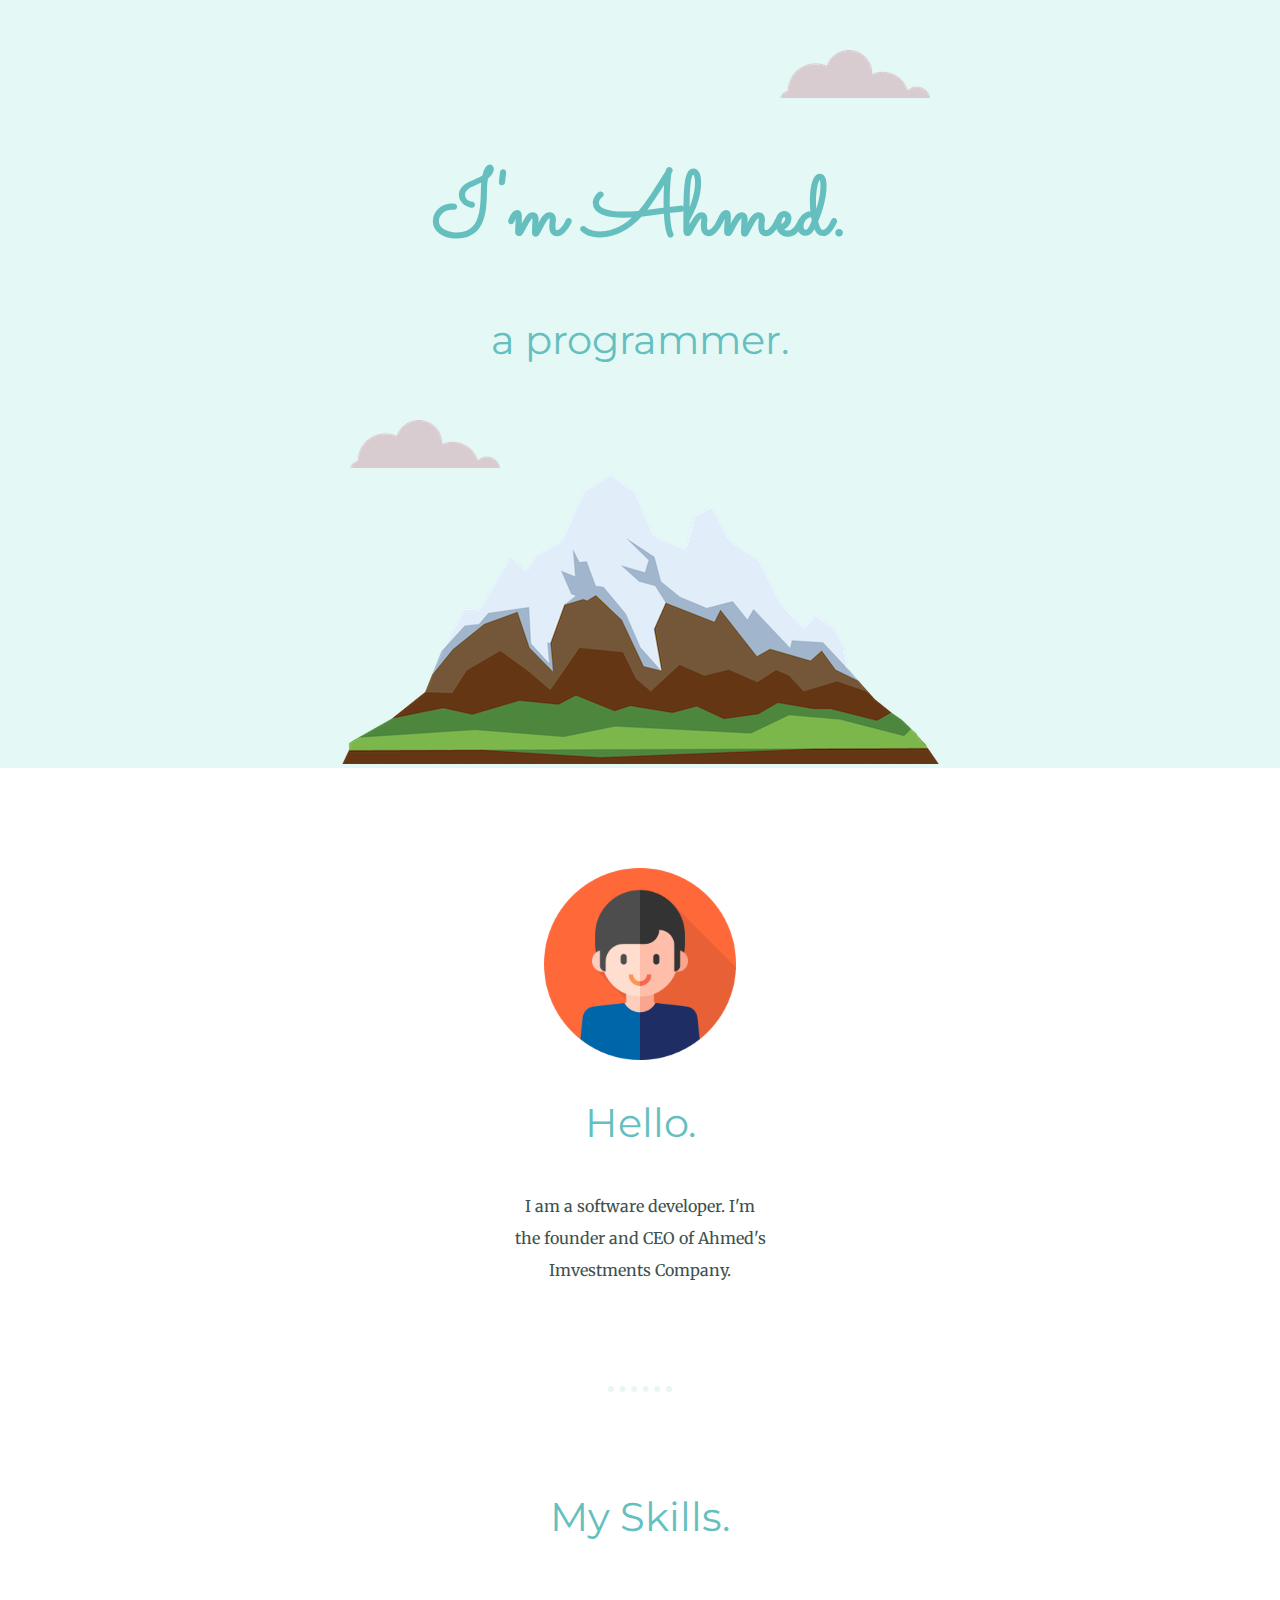
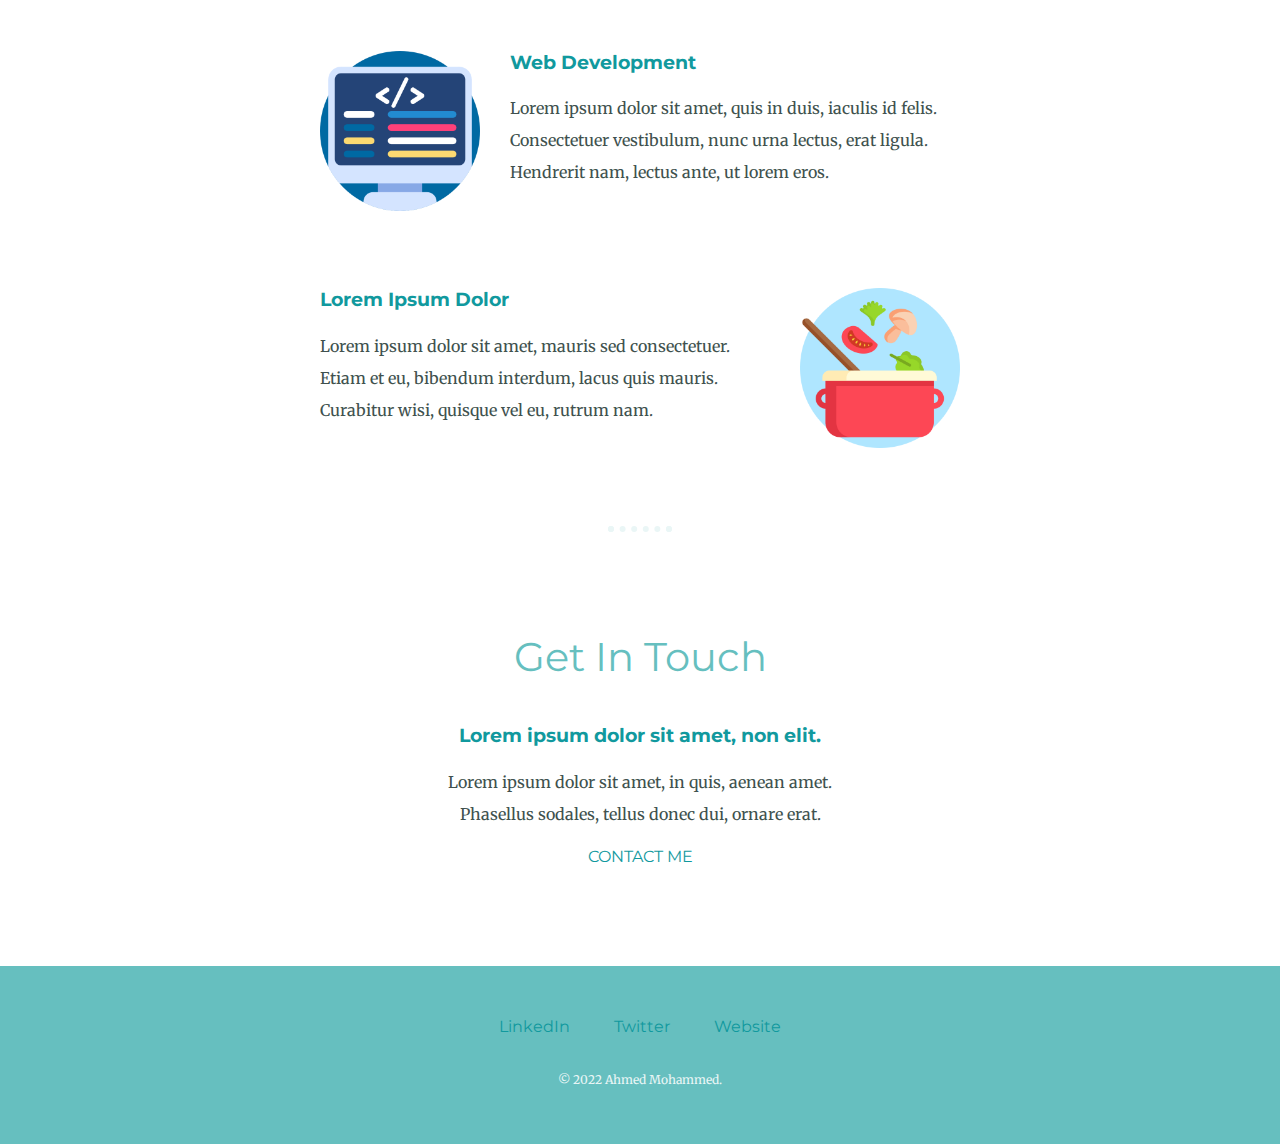
<file: index.html>
<!DOCTYPE html>
<html>
<head>
    <meta charset="UTF-8">
    <title>Ahmed Site</title>
    <link rel="stylesheet" href="css/styles.css">
    <link rel="icon" href="favicon.ico">
    <link rel="preconnect" href="https://fonts.googleapis.com">
    <link rel="preconnect" href="https://fonts.gstatic.com" crossorigin>
    <link href="https://fonts.googleapis.com/css2?family=Merriweather&family=Montserrat&family=Sacramento&display=swap" rel="stylesheet">
</head>
<body>
    <div class="top-container">
        <img class="top-cloud" src="images/cloud.png" alt="cloud-img">
        <h1>I'm Ahmed.</h1>
        <h2>a programmer.</h2>
        <img class="bottom-cloud" src="images/cloud.png" alt="cloud-img">
        <img src="images/mountain.png" alt="mountain-img">
    </div>
        
    <div class="middle-container">
        <div class="profile">
            <img class="profile-pic" src="images/man.png" alt="">
            <h2>Hello.</h2>
            <p class="intro">I am a software developer. I'm the founder and CEO of Ahmed's Imvestments Company.</p>
        </div>
        <hr>
        <div class="skills">
            <h2>My Skills.</h2>
            <div class="skill-row">
            <img class="code-img" src="images/coding.png" alt="">
            <h3>Web Development</h3>
            <p class="code-skill-desc">Lorem ipsum dolor sit amet, quis in duis, iaculis id felis. Consectetuer vestibulum, nunc urna lectus, erat ligula. Hendrerit nam, lectus ante, ut lorem eros.</p>
            </div>
            <div class="skill-row">
            <img class="soup-img" src="images/soup.png" alt="">
            <h3>Lorem Ipsum Dolor</h3>
            <p class="soup-skill-disc">Lorem ipsum dolor sit amet, mauris sed consectetuer. Etiam et eu, bibendum interdum, lacus quis mauris. Curabitur wisi, quisque vel eu, rutrum nam.</p>
            </div>
        </div>
        <hr>
        <div class="contact-me">
            <h2>Get In Touch</h2>
            <h3>Lorem ipsum dolor sit amet, non elit.</h3>
            <p>Lorem ipsum dolor sit amet, in quis, aenean amet. Phasellus sodales, tellus donec dui, ornare erat.</p>
            <a class="btn" href="mailto:name@email.com">CONTACT ME</a>
        </div>
        </div>
        
        
        <div class="bottom-container">
        <a class="footer-link" href="https://www.linkedin.com/">LinkedIn</a>
        <a class="footer-link" href="https://twitter.com/">Twitter</a>
        <a class="footer-link" href="https://www.appbrewery.co/">Website</a>
        <p class="copyright">© 2022 Ahmed Mohammed.</p>
        </div>
    
</body>
</html>
</file>
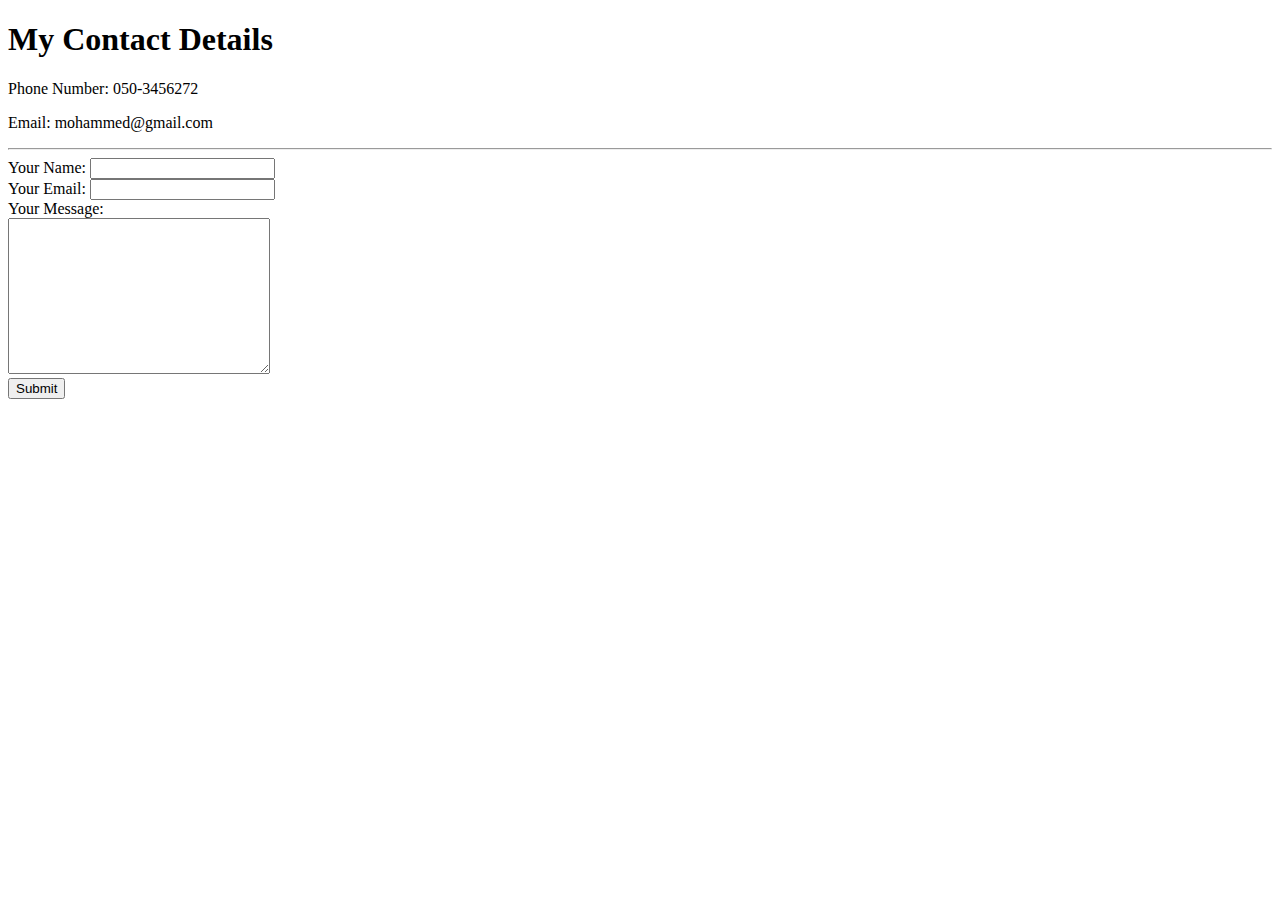
<file: contact.html>
<!DOCTYPE html>
<html lang="en" dir="ltr">
  <head>
    <meta charset="utf-8">
    <title>Contact Me</title>
  </head>
  <body>
    <h1>My Contact Details</h1>
    <p>Phone Number: 050-3456272</p>
    <p>Email: mohammed@gmail.com</p>
    <hr>
    <form class="" action="index.html" method="post">
      <label>Your Name:</label>
      <input type="text" name="" value=""><br>
      <label>Your Email:</label>
      <input type="email" name="" value=""><br>
      <label>Your Message:</label><br>
      <textarea name="name" rows="10" cols="30"></textarea><br>
      <input type="submit" name="" value="Submit">
    </form>
  </body>
</html>
</file>
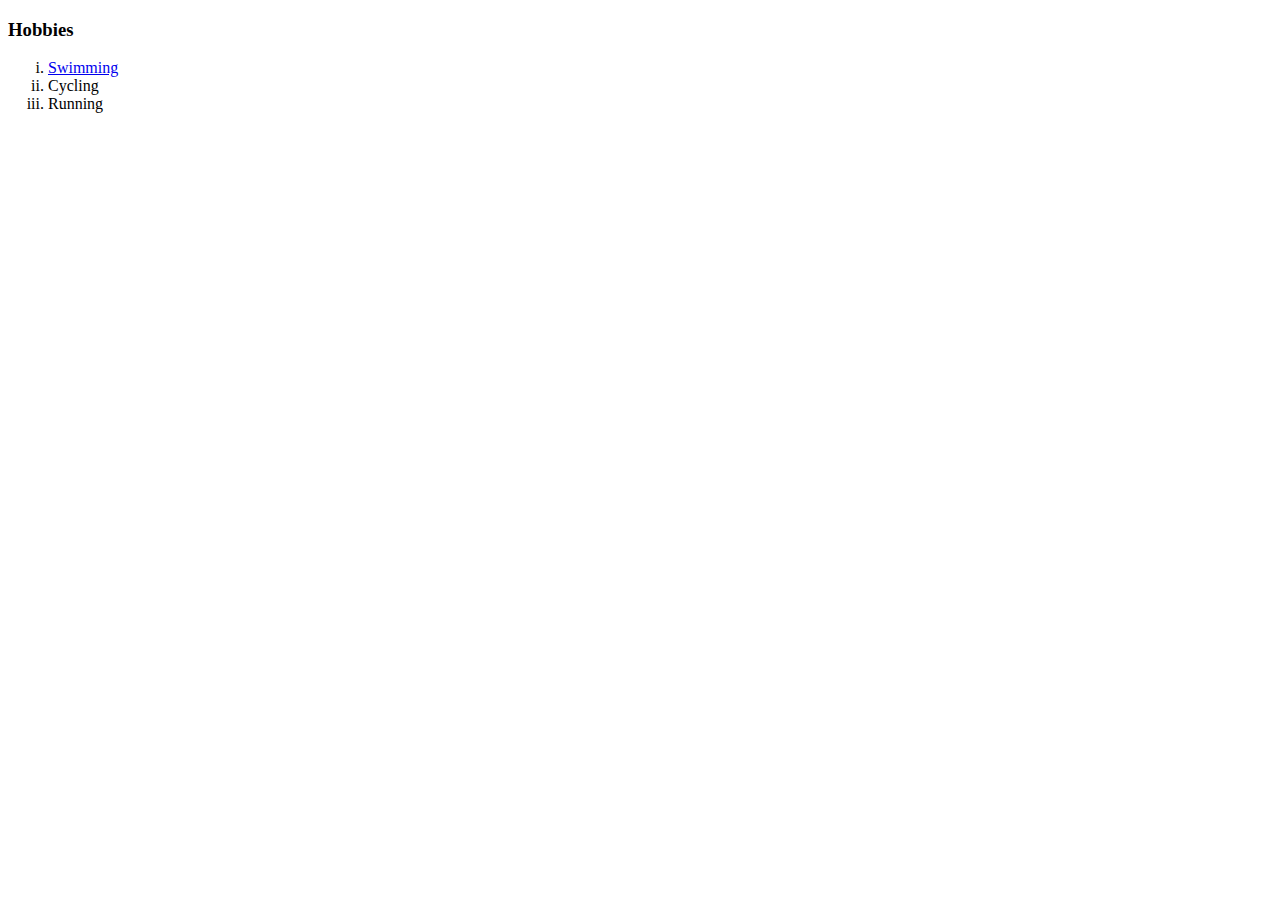
<file: hobbies.html>
<!DOCTYPE html>
<html lang="en" dir="ltr">
  <head>
    <meta charset="utf-8">
    <title>My Hobbies</title>
  </head>
  <body>
    <h3>Hobbies</h3>
    <ol type="i">
      <li><a href="https://www.fina.org">Swimming</a></li>
      <li>Cycling</li>
      <li>Running</li>
    </ol>
  </body>
</html>
</file>
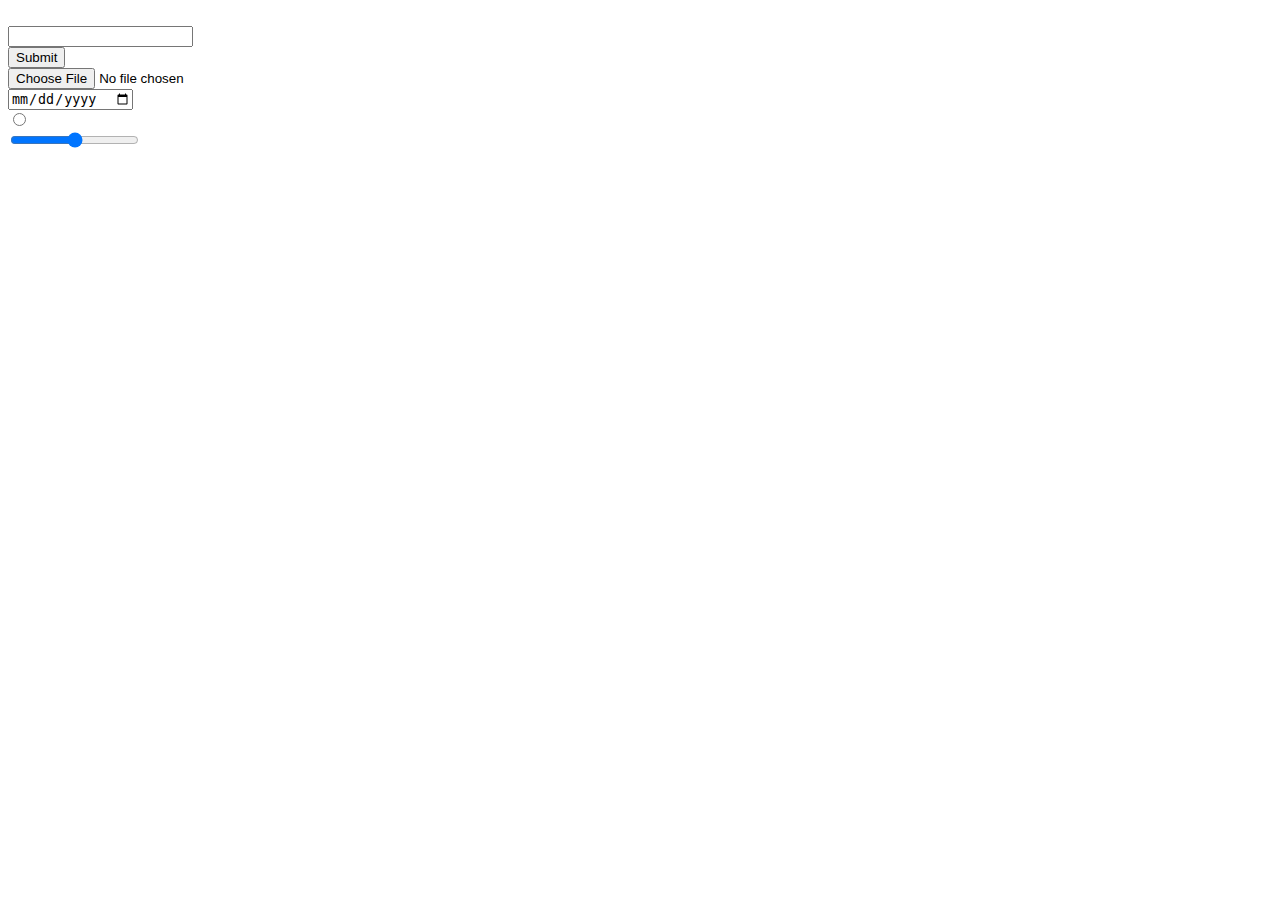
<file: input.html>
<!DOCTYPE html>
<html lang="en" dir="ltr">
  <head>
    <meta charset="utf-8">
    <title>Inputs</title>
  </head>
  <body>
    <form class="" action="index.html" method="post"><br>
      <input type="text" name="" value=""><br>
      <input type="submit" name="" value="Submit"><br>
      <input type="file" name="" value="Choose File"><br>
      <input type="date" name="" value=""><br>
      <input type="radio" name="" value=""><br>
      <input type="range" name="" value="">
    </form>

  </body>
</html>
</file>
<file: css/styles.css>
body{
    color: #40514E;
    margin: 0;
    text-align: center;
    font-family: 'Merriweather', serif;
}

h1 {
    color: #66BFBF;
    font-size: 5.625rem;
    margin: 50px auto 0 auto;
    font-family: 'Sacramento', cursive;
}

h2 {
    color: #66BFBF;
    font-size: 2.5rem;
    font-family: 'Montserrat', sans-serif;
    font-weight: normal;
    padding-bottom: 10px;
}

h3 {
    color: #11999E;
    font-family: 'Montserrat', sans-serif;
}

p {
    line-height: 2;
}

hr {
    border: dotted #EAF6F6 6px;
    border-bottom: none;
    width: 4%;
    margin: 100px auto;
}

a {
    color: #11999E;
    font-family: 'Montserrat', sans-serif;
    margin: 10px 20px;
    text-decoration: none;
}

a:hover {
    color: #EAF6F6;
}

.top-container {
    background-color: #E4F9F5;
    position: relative;
    padding-top: 100px;
}

.middle-container {
    margin: 100px 0;
}

.bottom-container {
    background-color: #66BFBF;
    padding: 50px 0 20px;
}

.skill-row {
    width: 50%;
    margin: 100px auto;
    text-align: left;
}
.profile-pic {
    width: 15%;
}

.top-cloud {
    position: absolute;
    right: 350px;
    top: 50px;
}

.intro {
    width: 20%;
    margin: auto;
}

.contact-me {
    width: 30%;
    margin: auto;
}

.bottom-cloud {
    position: absolute;
    left: 350px;
    bottom: 300px;
}

.code-img {
    width: 25%;
    float: left;
    margin-right: 30px;
}

.soup-img {
    width: 25%;
    float: right;
    margin-left: 30px;
}

.copyright {
    color: #EAF6F6;
    font-size: 0.75rem;
    padding: 20px 0;
}
</file>
